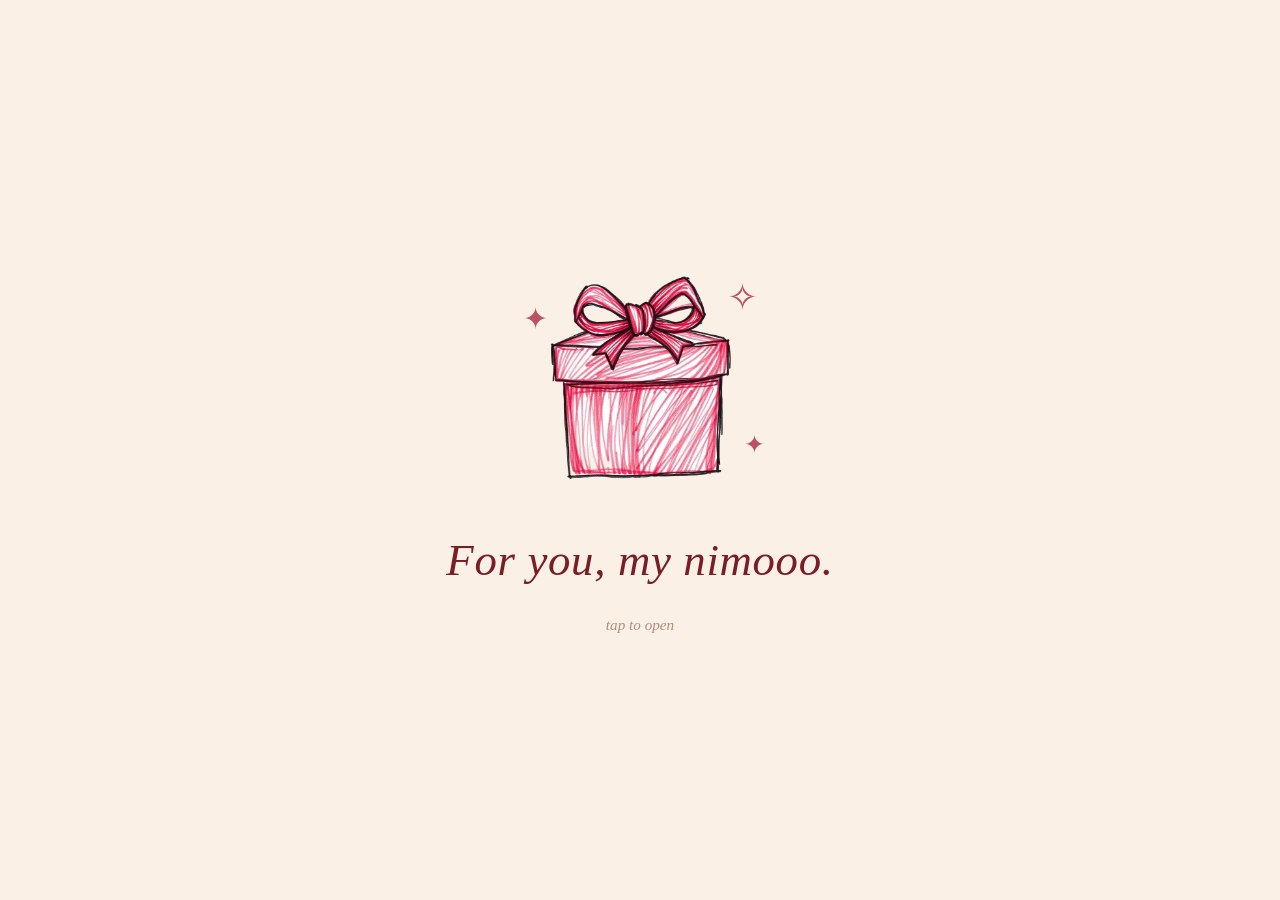
<file: index.html>
<!doctype html>
<html lang="en">
  <head>
    <meta charset="UTF-8" />
    <meta name="viewport" content="width=device-width, initial-scale=1.0" />
    <meta name="theme-color" content="#f8e6c8" />
    <title>For you, my baby</title>
    <link rel="stylesheet" href="style.css" />
    <script src="script.js" defer></script>
  </head>
  <body>
    <div class="flower-layer" aria-hidden="true"></div>
    <main class="gift-page">
      <a class="gift" href="2.html" aria-label="Open your gift">
        <img class="gift__image" src="1.png" alt="A hand-drawn pink present" />
        <span class="gift__sparkle gift__sparkle--one" aria-hidden="true">&#x2726;</span>
        <span class="gift__sparkle gift__sparkle--two" aria-hidden="true">&#x2727;</span>
        <span class="gift__sparkle gift__sparkle--three" aria-hidden="true">&#x2726;</span>
      </a>
      <h1>For you, my nimooo.</h1>
      <p class="hint">tap to open</p>
    </main>
  </body>
</html>
</file>
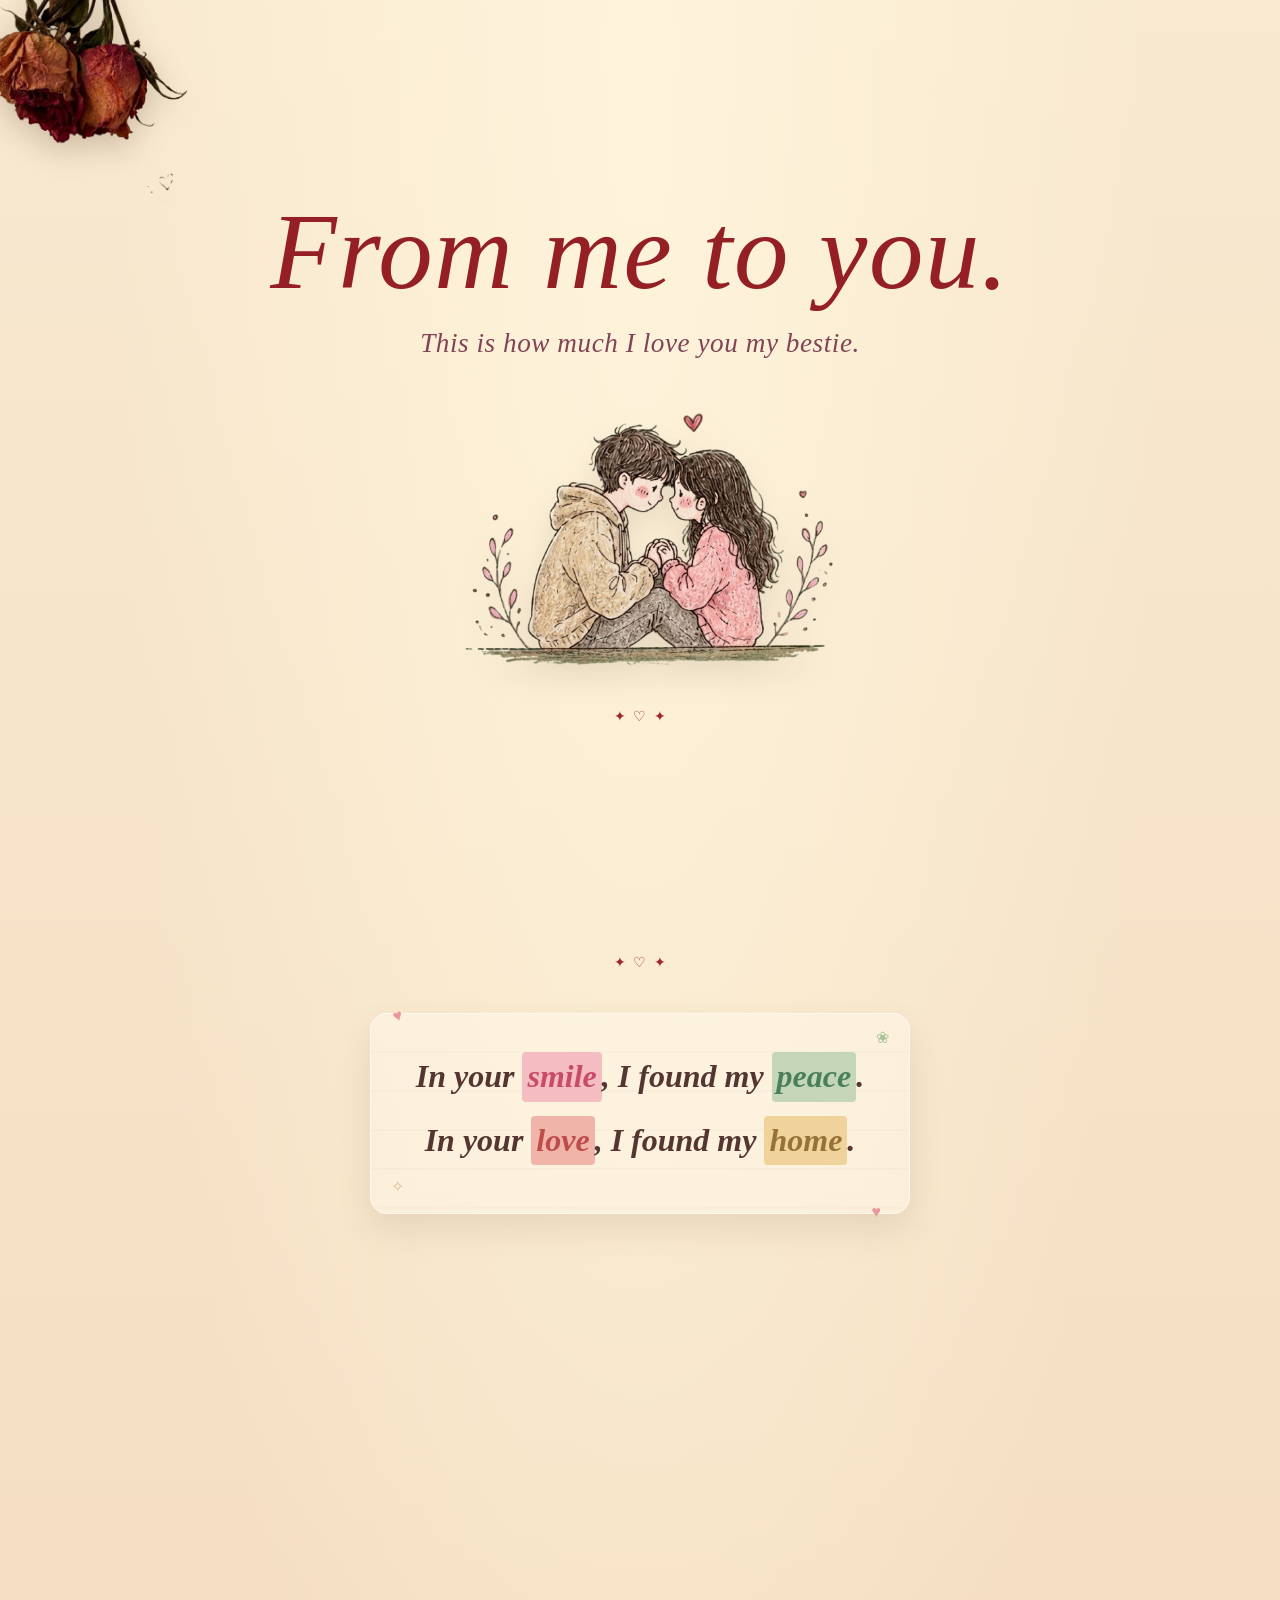
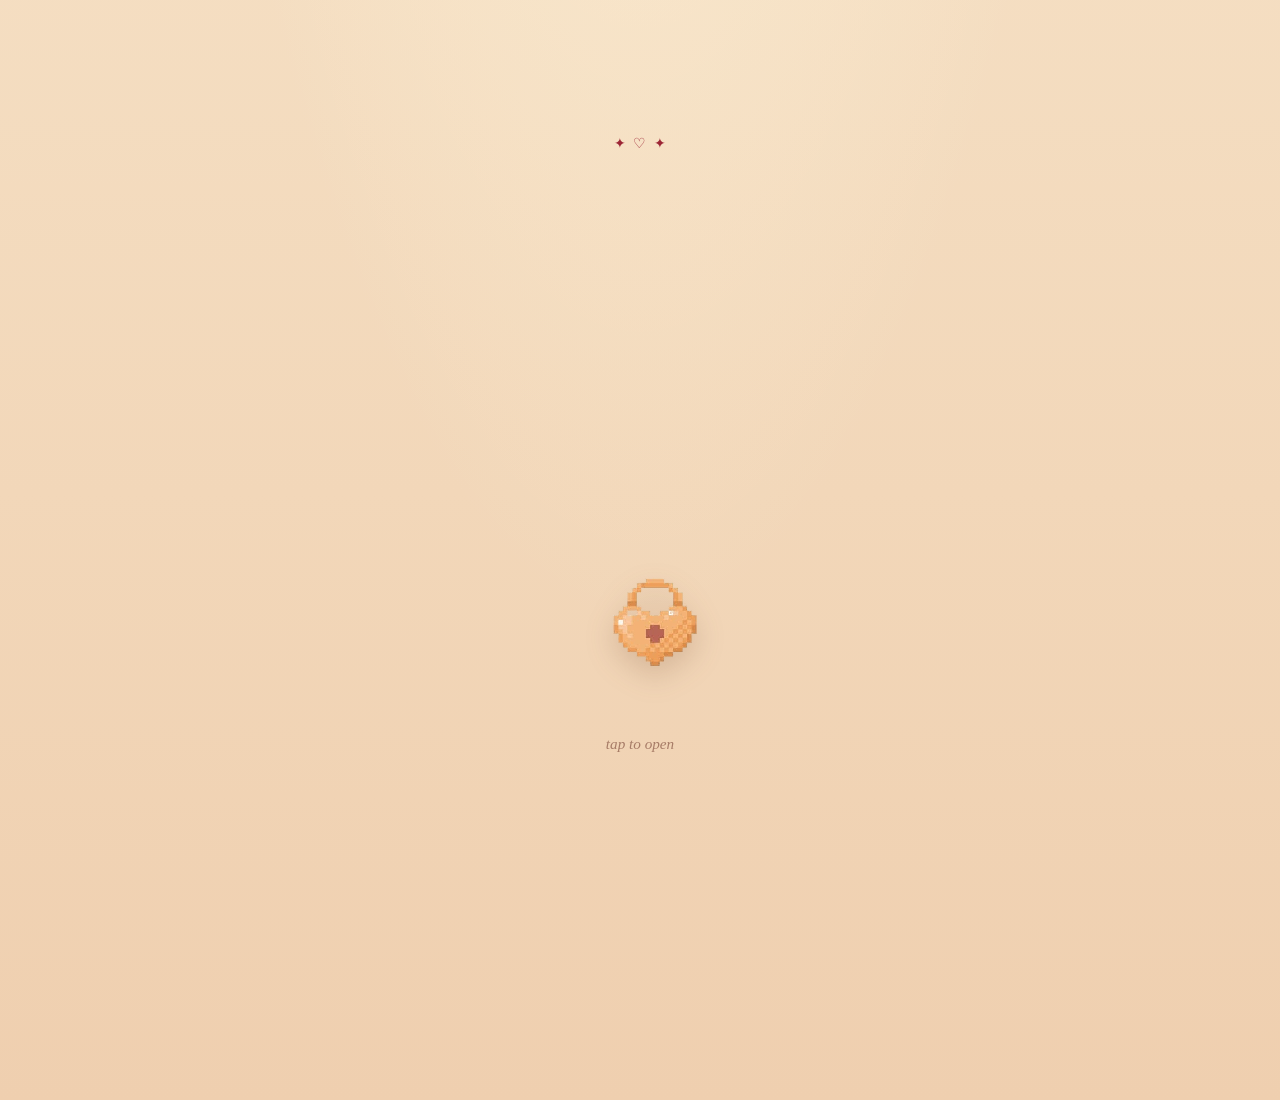
<file: 2.html>
<!doctype html>
<html lang="en">
  <head>
    <meta charset="UTF-8" />
    <meta name="viewport" content="width=device-width, initial-scale=1.0" />
    <meta name="theme-color" content="#f8e6c8" />
    <title>From me to you</title>
    <link rel="stylesheet" href="style.css" />
  </head>
  <body class="love-body">
    <div class="flower-layer" aria-hidden="true"></div>
    <main class="surprise-page love-page">
      <section class="love-section love-hero" aria-labelledby="love-title">
        <img
          class="dried-roses"
          src="64413c24-199f-423f-b325-1a4ab235062e.png"
          alt=""
          aria-hidden="true"
        />
        <div class="love-hero__content">
          <h1 class="love-title" id="love-title">From me to you.</h1>
          <p class="love-subtitle">This is how much I love you my bestie.</p>
          <img
            class="couple-illustration"
            src="f3205c14-11c8-4d8c-9dcf-760e15db3b84.png"
            alt="A sweet illustration of a couple holding hands"
          />
          <a class="scroll-cue" href="#love-note" aria-label="Scroll to the love note">
            <span aria-hidden="true">✦ &nbsp;♡&nbsp; ✦</span>
          </a>
        </div>
      </section>

      <section class="love-section love-note" id="love-note" aria-label="A love note">
        <span class="scroll-cue scroll-cue--top" aria-hidden="true">✦ &nbsp;♡&nbsp; ✦</span>
        <article class="love-card">
          <span class="love-card__decoration love-card__decoration--one" aria-hidden="true">♥</span>
          <span class="love-card__decoration love-card__decoration--two" aria-hidden="true">❀</span>
          <p>
            In your <span class="word word--smile">smile</span>, I found my
            <span class="word word--peace">peace</span>.
          </p>
          <p>
            In your <span class="word word--love">love</span>, I found my
            <span class="word word--home">home</span>.
          </p>
          <span class="love-card__decoration love-card__decoration--three" aria-hidden="true">✧</span>
          <span class="love-card__decoration love-card__decoration--four" aria-hidden="true">♥</span>
        </article>
        <a class="scroll-cue scroll-cue--bottom" href="#secret" aria-label="Scroll to your surprise">
          <span aria-hidden="true">✦ &nbsp;♡&nbsp; ✦</span>
        </a>
      </section>

      <section class="love-section love-secret" id="secret" aria-label="Your next surprise">
        <a class="lock-link" href="3.html" aria-label="Open the next surprise">
          <img
            class="lock-image"
            src="5b7d2868-b834-4d7c-8d3a-40167ef6214f_removalai_preview.png"
            alt="A tiny heart lock"
          />
        </a>
        <p class="lock-hint">tap to open</p>
      </section>
    </main>
    <script src="script.js" defer></script>
  </body>
</html>
</file>
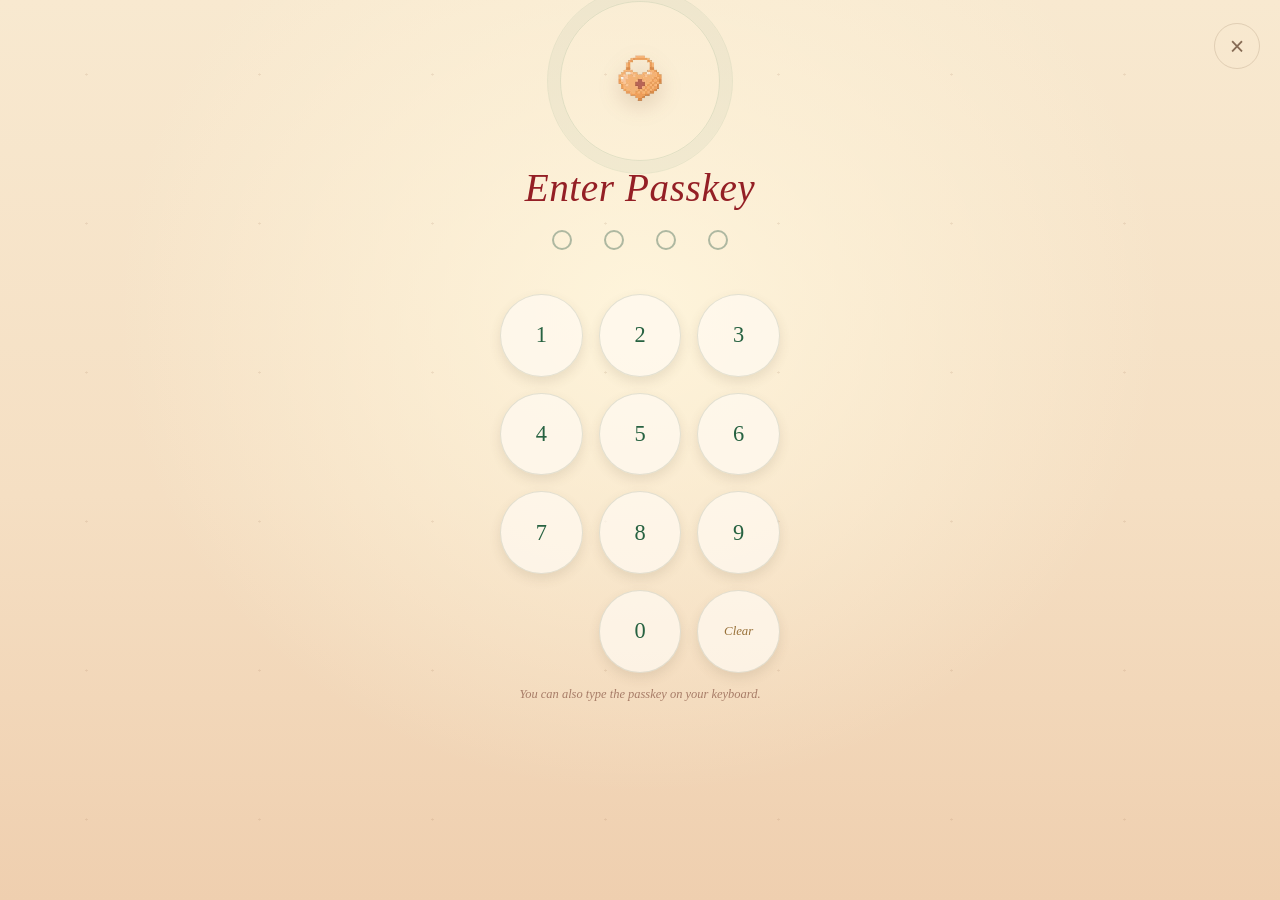
<file: 3.html>
<!doctype html>
<html lang="en">
  <head>
    <meta charset="UTF-8" />
    <meta name="viewport" content="width=device-width, initial-scale=1.0" />
    <meta name="theme-color" content="#f8e6c8" />
    <title>Enter Passkey</title>
    <link rel="stylesheet" href="style.css" />
    <script src="script.js" defer></script>
  </head>
  <body class="love-body passcode-body">
    <main class="passcode-page">
      <a class="passcode-close" href="2.html#secret" aria-label="Back to your surprise">×</a>

      <div class="passcode-lock" aria-hidden="true">
        <span class="passcode-lock__ring"></span>
        <img
          src="5b7d2868-b834-4d7c-8d3a-40167ef6214f_removalai_preview.png"
          alt=""
        />
      </div>

      <h1>Enter Passkey</h1>
      <div
        class="passcode-dots"
        role="group"
        aria-label="Passkey digits"
        aria-live="polite"
      >
        <span class="passcode-dot"></span>
        <span class="passcode-dot"></span>
        <span class="passcode-dot"></span>
        <span class="passcode-dot"></span>
      </div>
      <p class="passcode-feedback" aria-live="polite"></p>

      <div class="keypad" aria-label="Numeric passkey keypad">
        <button class="keypad-button" type="button" data-digit="1" aria-label="1">1</button>
        <button class="keypad-button" type="button" data-digit="2" aria-label="2">2</button>
        <button class="keypad-button" type="button" data-digit="3" aria-label="3">3</button>
        <button class="keypad-button" type="button" data-digit="4" aria-label="4">4</button>
        <button class="keypad-button" type="button" data-digit="5" aria-label="5">5</button>
        <button class="keypad-button" type="button" data-digit="6" aria-label="6">6</button>
        <button class="keypad-button" type="button" data-digit="7" aria-label="7">7</button>
        <button class="keypad-button" type="button" data-digit="8" aria-label="8">8</button>
        <button class="keypad-button" type="button" data-digit="9" aria-label="9">9</button>
        <span class="keypad-spacer" aria-hidden="true"></span>
        <button class="keypad-button" type="button" data-digit="0" aria-label="0">0</button>
        <button
          class="keypad-button keypad-button--clear"
          type="button"
          data-clear
          aria-label="Clear passkey"
        >
          Clear
        </button>
      </div>
      <p class="passcode-keyboard-hint">You can also type the passkey on your keyboard.</p>
    </main>
  </body>
</html>
</file>
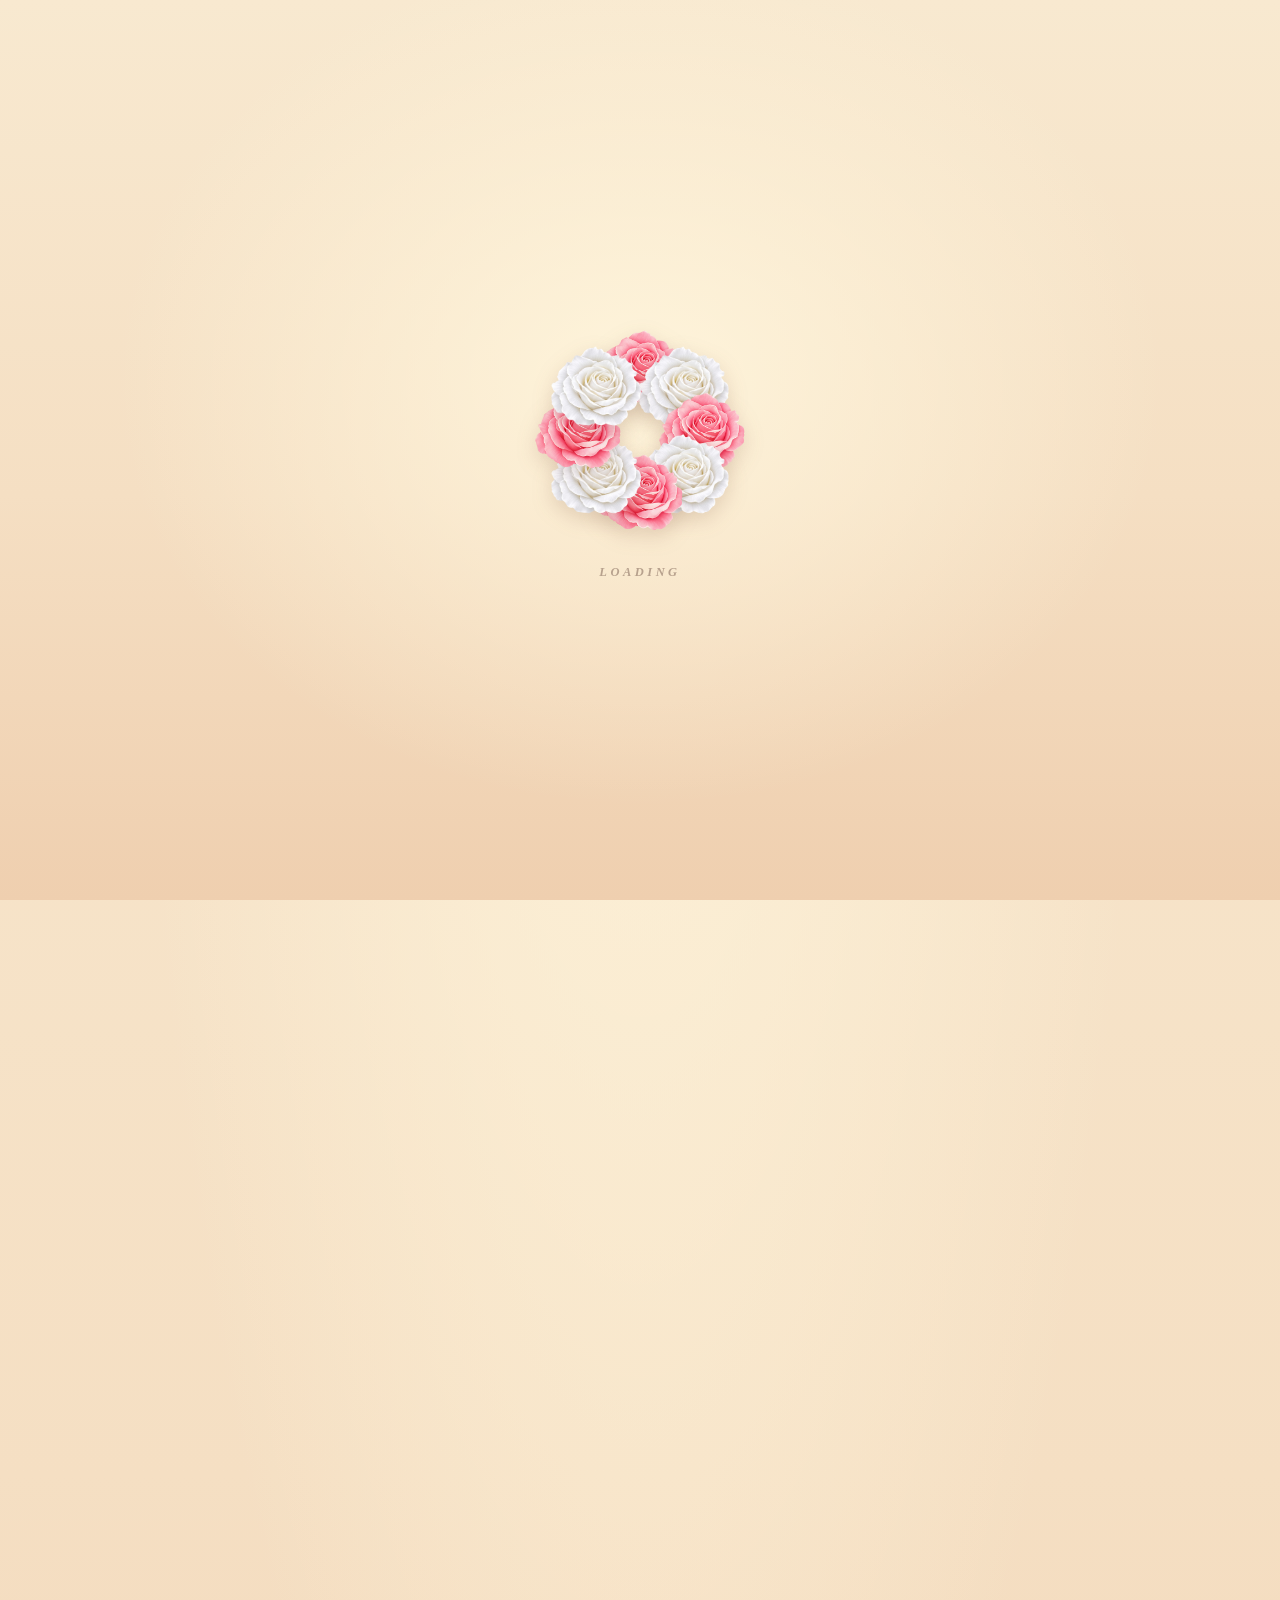
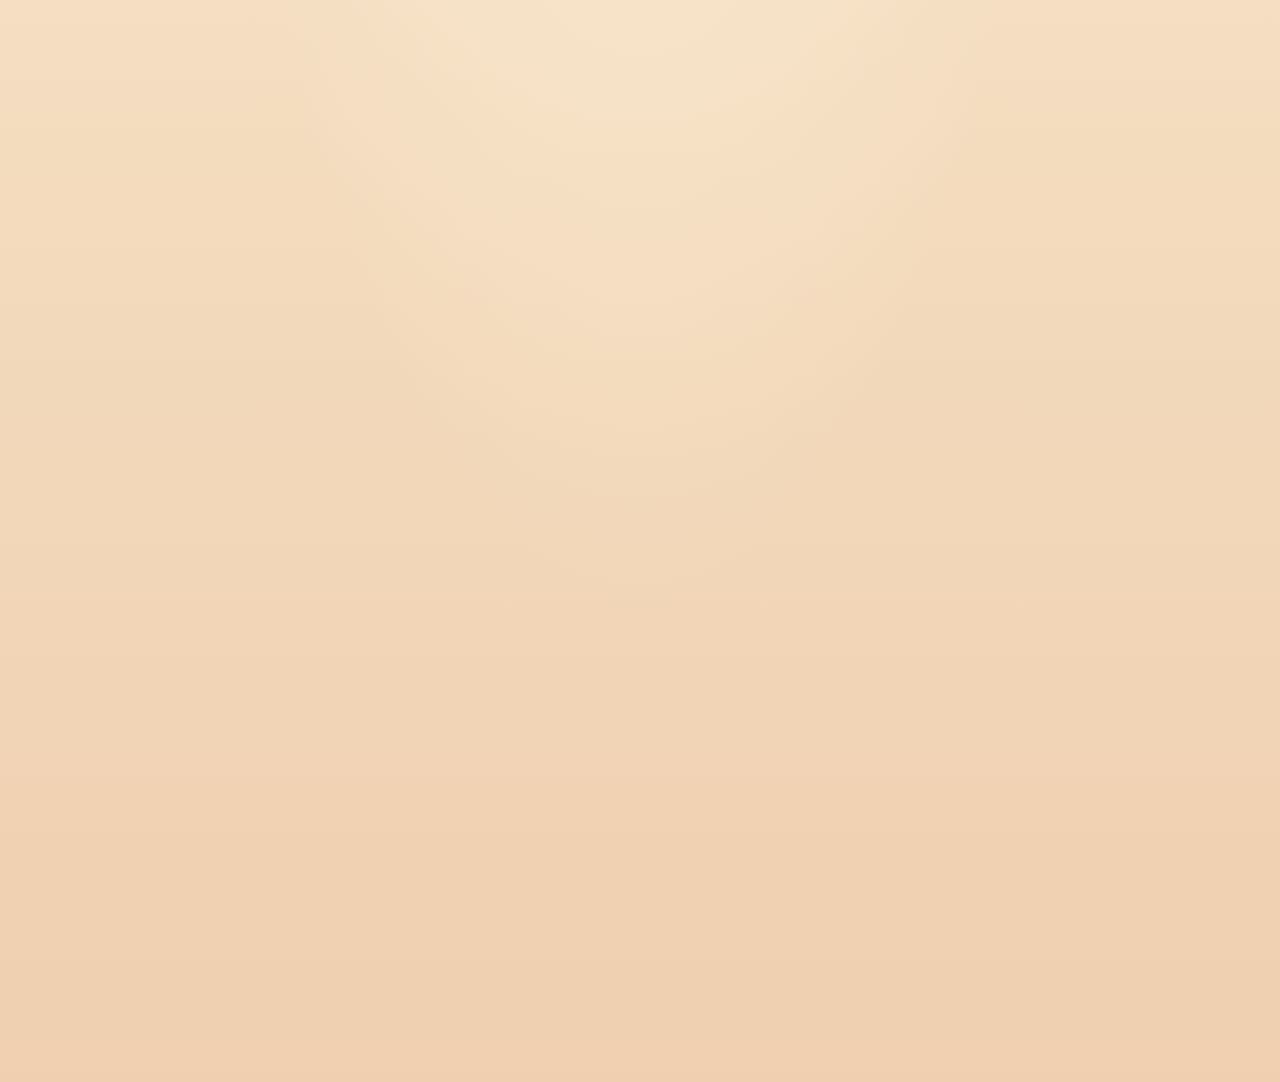
<file: 4.html>
<!doctype html>
<html lang="en">
  <head>
    <meta charset="UTF-8" />
    <meta name="viewport" content="width=device-width, initial-scale=1.0" />
    <meta name="theme-color" content="#f8e6c8" />
    <title>Your next surprise</title>
    <link rel="stylesheet" href="style.css" />
  </head>
  <body class="love-body">
    <div class="page-loader" role="status" aria-live="polite">
      <div class="rose-wreath" aria-hidden="true">
        <img src="Delicate Pink Rose Bloom.png" alt="" />
        <img src="Isolated_White_Rose_Bloom-removebg-preview.png" alt="" />
        <img src="Delicate Pink Rose Bloom.png" alt="" />
        <img src="Isolated_White_Rose_Bloom-removebg-preview.png" alt="" />
        <img src="Delicate Pink Rose Bloom.png" alt="" />
        <img src="Isolated_White_Rose_Bloom-removebg-preview.png" alt="" />
        <img src="Delicate Pink Rose Bloom.png" alt="" />
        <img src="Isolated_White_Rose_Bloom-removebg-preview.png" alt="" />
      </div>
      <p>LOADING</p>
    </div>
    <main class="photo-page is-loading" aria-hidden="true">
      <a class="photo-back" href="2.html#secret">‹ &nbsp;Back</a>
      <section class="photo-gallery" aria-label="Our memories">
        <figure class="photo-frame photo-frame--one">
          <div class="photo-frame__well" data-file="1.jpg">
            <img src="1.jpeg" alt="Memory photo 1" />
          </div>
        </figure>
        <figure class="photo-frame photo-frame--two">
          <div class="photo-frame__well" data-file="2.jpg">
            <img src="2.jpeg" alt="Memory photo 2" />
          </div>
        </figure>
        <figure class="photo-frame photo-frame--three">
          <div class="photo-frame__well" data-file="3.jpg">
            <img src="3.jfif" alt="Memory photo 3" />
          </div>
        </figure>
        <figure class="photo-frame photo-frame--four">
          <div class="photo-frame__well" data-file="4.jpg">
            <img src="4.jpeg" alt="Memory photo 4" />
          </div>
        </figure>
        <figure class="photo-frame photo-frame--five">
          <div class="photo-frame__well" data-file="5.jpg">
            <img src="5.jpeg" alt="Memory photo 5" />
          </div>
        </figure>
        <figure class="photo-frame photo-frame--six">
          <div class="photo-frame__well" data-file="6.jpg">
            <img src="6.jpeg" alt="Memory photo 6" />
          </div>
        </figure>
        <figure class="photo-frame photo-frame--seven">
          <div class="photo-frame__well" data-file="7.jpg">
            <img src="7.jpeg" alt="Memory photo 7" />
          </div>
        </figure>
        <figure class="photo-frame photo-frame--eight">
          <div class="photo-frame__well" data-file="8.jpg">
            <img src="8.jpeg" alt="Memory photo 8" />
          </div>
        </figure>
        <div class="gallery-endnote">
          <span class="gallery-endnote__ornament" aria-hidden="true">✦ &nbsp;♡&nbsp; ✦</span>
          <p>Every picture holds a little piece of my heart.</p>
          <a href="#love-letter">Read my little letter <span aria-hidden="true">↓</span></a>
        </div>
      </section>

      <section class="letter-section" id="love-letter" aria-label="A letter for you">
        <article class="letter-paper">
          <p class="letter-copy" aria-live="polite">
            <span class="letter-copy__typed"></span><span class="typing-cursor" aria-hidden="true"></span>
          </p>
        </article>
        <a class="letter-next" href="#forever" aria-label="Scroll to the next message">
          <span aria-hidden="true">♡</span>
        </a>
      </section>

      <section class="forever-section" id="forever" aria-label="A promise of love">
        <span class="forever-heart" aria-hidden="true">♡</span>
        <h1>I will always love you</h1>
        <p>From, your forever</p>
      </section>
    </main>
    <script src="script.js" defer></script>
  </body>
</html>
</file>
<file: style.css>
:root {
  color-scheme: light;
  font-family: "Segoe Print", "Bradley Hand", "Comic Sans MS", cursive;
  background: #fbf0e6;
  color: #791d27;
  font-synthesis: none;
  text-rendering: optimizeLegibility;
}

* {
  box-sizing: border-box;
}

body {
  min-width: 320px;
  min-height: 100vh;
  margin: 0;
  background: #fbf0e6;
}

.gift-page {
  display: flex;
  position: relative;
  z-index: 1;
  min-height: 100vh;
  flex-direction: column;
  align-items: center;
  justify-content: center;
  overflow: hidden;
  padding: 28px 20px 36px;
  text-align: center;
  transition: opacity 550ms ease, transform 550ms ease;
}

.gift-page.is-leaving {
  opacity: 0;
  transform: scale(0.97);
}

.gift {
  position: relative;
  display: grid;
  width: min(250px, 58vw);
  aspect-ratio: 1;
  place-items: center;
  margin: 0 0 25px;
  padding: 0;
  border: 0;
  background: transparent;
  cursor: pointer;
  -webkit-tap-highlight-color: transparent;
  text-decoration: none;
}

.gift:focus-visible {
  border-radius: 20px;
  outline: 2px solid #a93c4b;
  outline-offset: 7px;
}

.gift__image {
  display: block;
  position: absolute;
  inset: 0;
  width: 100%;
  height: 100%;
  object-fit: contain;
  mix-blend-mode: multiply;
  animation: gift-float 2.8s ease-in-out infinite;
  transition: transform 550ms cubic-bezier(0.2, 0.8, 0.2, 1);
}

.gift:hover .gift__image {
  filter: brightness(1.05);
}

.gift__sparkle {
  position: absolute;
  color: #ba5260;
  pointer-events: none;
  animation: sparkle 1.8s ease-in-out infinite;
}

.gift__sparkle--one {
  top: 17%;
  left: 3%;
  font-size: 30px;
  animation-delay: 0s;
}

.gift__sparkle--two {
  top: 7%;
  right: 3%;
  font-size: 37px;
  animation-delay: 600ms;
}

.gift__sparkle--three {
  right: 0;
  bottom: 20%;
  font-size: 25px;
  animation-delay: 1.2s;
}

h1 {
  margin: 0;
  font-size: clamp(2rem, 5vw, 2.8rem);
  font-style: italic;
  font-weight: 400;
  letter-spacing: 0.015em;
}

.hint {
  margin: 30px 0 0;
  color: #b38d7d;
  font-size: 0.95rem;
  font-style: italic;
  transition: opacity 180ms ease;
}

@keyframes sparkle {
  0% {
    opacity: 0.2;
    transform: scale(0.75) rotate(-15deg);
  }
  50% {
    opacity: 1;
    transform: scale(1.15) rotate(12deg);
  }
  100% {
    opacity: 0.2;
    transform: scale(0.75) rotate(-15deg);
  }
}

@keyframes gift-float {
  0%,
  100% {
    transform: translateY(0) rotate(-1deg);
  }
  50% {
    transform: translateY(-10px) rotate(1deg);
  }
}

@media (max-height: 600px) {
  .gift-page {
    padding-block: 18px;
  }

  .gift {
    width: min(190px, 38vh);
    margin-bottom: 12px;
  }

  .hint {
    margin-top: 16px;
  }
}

@media (prefers-reduced-motion: reduce) {
  *,
  *::before,
  *::after {
    animation-duration: 0.01ms !important;
    animation-iteration-count: 1 !important;
    scroll-behavior: auto !important;
    transition-duration: 0.01ms !important;
  }
}

.flower-layer {
  position: fixed;
  z-index: 2;
  inset: 0;
  overflow: hidden;
  pointer-events: none;
}

.falling-flower {
  position: absolute;
  top: var(--flower-top);
  left: var(--flower-left);
  width: var(--flower-size);
  height: var(--flower-size);
  object-fit: contain;
  filter: drop-shadow(0 7px 12px rgb(121 29 39 / 22%));
  will-change: transform, opacity;
}

.flower-curtain--entering .falling-flower {
  opacity: 0;
  transform: scale(0.12) rotate(-30deg);
  animation: flower-arrive 650ms cubic-bezier(0.2, 0.75, 0.25, 1)
    var(--flower-delay) both;
}

.flower-curtain--revealing .falling-flower {
  animation: flower-sweep 1100ms cubic-bezier(0.65, 0, 0.85, 0.35)
    var(--flower-delay) both;
}

.gift[aria-disabled="true"] {
  pointer-events: none;
}

.love-body {
  background:
    radial-gradient(ellipse at 50% 4%, rgb(255 246 221 / 88%), transparent 58%),
    linear-gradient(180deg, #f8e9d0 0%, #f5dfc3 55%, #efcfaf 100%);
  color: #713e3b;
}

.surprise-page.love-page {
  display: block;
  min-height: 0;
  padding: 0;
  animation: none;
}

.love-section {
  position: relative;
  display: flex;
  min-height: 100vh;
  min-height: 100svh;
  align-items: center;
  justify-content: center;
  overflow: hidden;
  padding: 48px 24px;
  text-align: center;
}

.love-hero {
  isolation: isolate;
}

.dried-roses {
  position: absolute;
  z-index: -1;
  top: -24px;
  left: -22px;
  width: clamp(120px, 17vw, 240px);
  filter: drop-shadow(0 10px 15px rgb(77 42 30 / 24%));
  pointer-events: none;
  user-select: none;
  animation: roses-drift 6s ease-in-out infinite;
}

.love-hero__content {
  display: flex;
  width: min(100%, 900px);
  flex-direction: column;
  align-items: center;
  padding-top: 20px;
}

.surprise-page .love-title {
  margin: 0;
  color: #941f25;
  font-family: "Segoe Script", "Brush Script MT", cursive;
  font-size: clamp(3.2rem, 8.5vw, 7rem);
  font-style: italic;
  font-weight: 500;
  line-height: 1.05;
}

.love-subtitle {
  margin: 18px 0 0;
  color: #814456;
  font-size: clamp(1.1rem, 2.4vw, 1.7rem);
  font-style: italic;
  letter-spacing: 0.02em;
}

.couple-illustration {
  display: block;
  width: min(390px, 70vw);
  max-height: 43vh;
  margin-top: 35px;
  object-fit: contain;
  filter: drop-shadow(0 14px 15px rgb(91 59 43 / 12%));
}

.scroll-cue {
  display: inline-flex;
  align-items: center;
  justify-content: center;
  color: #9c2635;
  font-size: 0.88rem;
  text-decoration: none;
  animation: cue-pulse 2s ease-in-out infinite;
}

.love-hero .scroll-cue {
  margin-top: 22px;
}

.love-note {
  flex-direction: column;
  justify-content: flex-start;
  gap: 42px;
  padding-top: clamp(28px, 6vh, 60px);
}

.scroll-cue--top {
  flex: 0 0 auto;
}

.love-card {
  position: relative;
  width: min(540px, 92vw);
  padding: 34px 28px;
  border: 1px solid rgb(255 255 255 / 54%);
  border-radius: 17px;
  background:
    repeating-linear-gradient(
      to bottom,
      transparent 0,
      transparent 37px,
      rgb(133 93 66 / 6%) 38px,
      transparent 39px
    ),
    rgb(255 250 237 / 45%);
  box-shadow: 0 15px 34px rgb(111 76 48 / 12%);
}

.love-card p {
  margin: 4px 0 14px;
  color: #543532;
  font-size: clamp(1.25rem, 3.2vw, 2rem);
  font-style: italic;
  font-weight: 700;
  line-height: 1.55;
}

.word {
  display: inline-block;
  padding: 0 5px;
  border-radius: 4px;
}

.word--smile {
  background: #f3bdc1;
  color: #c94b68;
}

.word--peace {
  background: #c5d6b7;
  color: #49805b;
}

.word--love {
  background: #f0b5a8;
  color: #bd4d4a;
}

.word--home {
  background: #efd39a;
  color: #987139;
}

.love-card__decoration {
  position: absolute;
  color: #e9979b;
}

.love-card__decoration--one {
  top: -7px;
  left: 22px;
  transform: rotate(-18deg);
}

.love-card__decoration--two {
  top: 14px;
  right: 20px;
  color: #a7c397;
}

.love-card__decoration--three {
  bottom: 17px;
  left: 20px;
  color: #e2bd91;
}

.love-card__decoration--four {
  right: 28px;
  bottom: -8px;
}

.scroll-cue--bottom {
  margin-top: auto;
}

.love-secret {
  flex-direction: column;
  gap: 22px;
}

.lock-link {
  display: grid;
  width: 120px;
  min-height: 120px;
  place-items: center;
  border-radius: 50%;
  outline-offset: 9px;
  transition: transform 220ms ease;
  -webkit-tap-highlight-color: transparent;
  isolation: isolate;
}

.lock-link:hover,
.lock-link:focus-visible {
  transform: scale(1.1);
}

.lock-image {
  position: relative;
  z-index: -1;
  display: block;
  width: min(150px, 35vw);
  filter: drop-shadow(0 12px 14px rgb(116 69 44 / 20%));
  image-rendering: pixelated;
  animation: lock-float 3.2s ease-in-out infinite;
}

.lock-hint {
  margin: 4px 0 0;
  color: #a77c67;
  font-size: 0.95rem;
  font-style: italic;
}

.secret-page {
  display: flex;
  min-height: 100vh;
  min-height: 100svh;
  flex-direction: column;
  align-items: center;
  justify-content: center;
  gap: 18px;
  padding: 28px;
  text-align: center;
  animation: surprise-arrive 650ms ease-out both;
}

.photo-page.is-loading {
  visibility: hidden;
}

.photo-page {
  min-height: 100vh;
  min-height: 100svh;
  padding: 0 24px 70px;
  animation: surprise-arrive 650ms ease-out both;
}

.photo-back {
  position: fixed;
  z-index: 2;
  top: 22px;
  right: 20px;
  display: inline-flex;
  min-width: 78px;
  min-height: 38px;
  align-items: center;
  justify-content: center;
  padding: 7px 14px;
  border: 1px solid rgb(91 109 79 / 16%);
  border-radius: 999px;
  background: rgb(255 250 242 / 82%);
  box-shadow: 0 4px 12px rgb(92 74 53 / 10%);
  color: #276241;
  font-size: 0.9rem;
  text-decoration: none;
  transition: transform 160ms ease, background-color 160ms ease;
}

.photo-back:hover,
.photo-back:focus-visible {
  background: #fffaf0;
  transform: translateY(-2px);
}

.photo-gallery {
  position: relative;
  width: 100%;
  min-height: max(100vh, calc(66.5vh + clamp(270px, 50vh, 325px) + 140px));
  min-height: max(100svh, calc(66.5svh + clamp(270px, 50svh, 325px) + 140px));
  margin: 0 auto;
  padding: 0;
}

.photo-frame {
  position: absolute;
  margin: 0;
  padding: 10px 10px 40px;
  background: #fffaf7;
  box-shadow: 0 12px 25px rgb(94 61 43 / 19%);
  transform: rotate(var(--frame-angle));
  transition: transform 220ms ease, box-shadow 220ms ease;
}

.photo-frame--one,
.photo-frame--five,
.photo-frame--six {
  width: clamp(190px, 21vw, 285px);
}

.photo-frame--two,
.photo-frame--three {
  width: clamp(190px, 18.5vw, 250px);
  height: clamp(155px, 28vh, 185px);
}

.photo-frame--one,
.photo-frame--five {
  height: clamp(320px, 61vh, 405px);
}

.photo-frame--four {
  width: clamp(180px, 18.5vw, 250px);
  height: clamp(300px, 59vh, 380px);
}

.photo-frame--six {
  height: clamp(300px, 58vh, 375px);
}

.photo-frame--seven {
  width: clamp(170px, 14vw, 195px);
  height: clamp(250px, 47vh, 305px);
}

.photo-frame--eight {
  width: clamp(190px, 20vw, 270px);
  height: clamp(270px, 50vh, 325px);
}

.photo-frame:hover {
  z-index: 1;
  box-shadow: 0 18px 32px rgb(94 61 43 / 24%);
  transform: rotate(0) scale(1.035);
}

.photo-frame--one {
  --frame-angle: -5deg;
  top: 1vh;
  left: 3%;
}

.photo-frame--two {
  --frame-angle: -3deg;
  top: 0.75vh;
  left: 27.3%;
}

.photo-frame--three {
  --frame-angle: 4deg;
  top: 0.75vh;
  left: 54.7%;
}

.photo-frame--four {
  --frame-angle: -3deg;
  top: 0.75vh;
  left: 76%;
}

.photo-frame--five {
  --frame-angle: 6deg;
  top: 34.5vh;
  left: 27.3%;
}

.photo-frame--six {
  --frame-angle: -4deg;
  top: 35vh;
  left: 51.5%;
}

.photo-frame--seven {
  --frame-angle: 5deg;
  top: 66.5vh;
  left: 10.6%;
}

.photo-frame--eight {
  --frame-angle: 4deg;
  top: 64.2vh;
  left: 78.2%;
}

.photo-frame__well {
  position: relative;
  width: 100%;
  height: calc(100% - 44px);
  min-height: 115px;
  overflow: hidden;
  background:
    linear-gradient(145deg, rgb(236 218 198 / 60%), transparent 58%),
    #ead9c9;
}

.photo-frame__well::before {
  position: absolute;
  inset: 0;
  display: grid;
  place-items: center;
  color: #927d6d;
  content: "Add " attr(data-file);
  font-size: 0.95rem;
  font-style: italic;
}

.photo-frame__well img {
  position: relative;
  display: block;
  width: 100%;
  height: 100%;
  object-fit: cover;
}

.photo-frame__well.is-missing img {
  visibility: hidden;
}

.gallery-endnote {
  position: absolute;
  right: 20px;
  bottom: 26px;
  left: 20px;
  display: grid;
  justify-items: center;
  gap: 7px;
  color: #87544f;
  text-align: center;
}

.gallery-endnote__ornament {
  color: #a54149;
  font-size: 0.85rem;
  animation: cue-pulse 2s ease-in-out infinite;
}

.gallery-endnote p {
  margin: 0;
  font-size: clamp(1rem, 2vw, 1.25rem);
  font-style: italic;
}

.gallery-endnote a {
  color: #8c4a4b;
  font-size: 0.88rem;
  font-style: italic;
  text-decoration-color: rgb(140 74 75 / 40%);
  text-underline-offset: 4px;
}

.letter-section {
  display: flex;
  min-height: 100vh;
  min-height: 100svh;
  flex-direction: column;
  align-items: center;
  justify-content: center;
  padding: 48px 24px 24px;
}

.letter-paper {
  width: min(720px, 92vw);
  min-height: min(740px, calc(100svh - 120px));
  padding: clamp(36px, 6vw, 78px) clamp(28px, 6vw, 62px);
  border-radius: 4px;
  background:
    repeating-linear-gradient(
      to bottom,
      transparent 0,
      transparent 36px,
      rgb(153 102 89 / 10%) 37px,
      transparent 38px
    ),
    linear-gradient(180deg, #fff8f1 0%, #f6e1d7 100%);
  box-shadow: 0 20px 46px rgb(94 61 43 / 20%);
}

.letter-copy {
  margin: 0;
  color: #593c3c;
  font-size: clamp(1.05rem, 2vw, 1.35rem);
  font-style: italic;
  line-height: 2.05;
  text-align: justify;
  white-space: pre-wrap;
}

.typing-cursor {
  display: inline-block;
  width: 2px;
  height: 1.05em;
  margin-left: 2px;
  background: #984b50;
  vertical-align: -0.15em;
  animation: cursor-blink 750ms steps(2, start) infinite;
}

.letter-paper.is-complete .typing-cursor {
  display: none;
}

.letter-next {
  display: grid;
  width: 56px;
  aspect-ratio: 1;
  place-items: center;
  margin-top: 24px;
  color: #c47e75;
  font-family: Arial, sans-serif;
  font-size: 2.8rem;
  line-height: 1;
  text-decoration: none;
  animation: cue-pulse 2s ease-in-out infinite;
}

.forever-section {
  display: flex;
  min-height: 72vh;
  min-height: 72svh;
  flex-direction: column;
  align-items: center;
  justify-content: center;
  padding: 60px 24px 100px;
  text-align: center;
}

.forever-heart {
  margin-bottom: 62px;
  color: #c47e75;
  font-family: Arial, sans-serif;
  font-size: 2.8rem;
}

.forever-section h1 {
  margin: 0;
  color: #941f25;
  font-family: "Segoe Script", "Brush Script MT", cursive;
  font-size: clamp(3rem, 9vw, 7rem);
  font-style: italic;
  font-weight: 500;
  line-height: 1.1;
}

.forever-section p {
  margin: 18px 0 0;
  color: #814456;
  font-size: clamp(1.15rem, 2.4vw, 1.65rem);
  font-style: italic;
}

.page-loader {
  position: fixed;
  z-index: 5;
  inset: 0;
  display: flex;
  flex-direction: column;
  align-items: center;
  justify-content: center;
  gap: 25px;
  background:
    radial-gradient(ellipse at 50% 42%, rgb(255 246 221 / 90%), transparent 58%),
    linear-gradient(180deg, #f8e9d0 0%, #f5dfc3 55%, #efcfaf 100%);
  opacity: 1;
  transition: opacity 600ms ease;
}

.page-loader.is-hidden {
  opacity: 0;
  pointer-events: none;
}

.rose-wreath {
  position: relative;
  width: 220px;
  height: 220px;
  animation: rose-wreath-turn 12s linear infinite;
}

.rose-wreath img {
  position: absolute;
  top: 50%;
  left: 50%;
  width: 92px;
  height: 92px;
  object-fit: contain;
  filter: drop-shadow(0 7px 10px rgb(116 69 44 / 18%));
  transform:
    translate(-50%, -50%)
    rotate(var(--rose-angle))
    translateY(-62px)
    rotate(calc(var(--rose-angle) * -1));
  animation: rose-bloom 1.8s ease-in-out infinite alternate;
  animation-delay: var(--rose-delay);
}

.rose-wreath img:nth-child(1) {
  --rose-angle: 0deg;
  --rose-delay: 0ms;
}

.rose-wreath img:nth-child(2) {
  --rose-angle: 45deg;
  --rose-delay: 120ms;
}

.rose-wreath img:nth-child(3) {
  --rose-angle: 90deg;
  --rose-delay: 240ms;
}

.rose-wreath img:nth-child(4) {
  --rose-angle: 135deg;
  --rose-delay: 360ms;
}

.rose-wreath img:nth-child(5) {
  --rose-angle: 180deg;
  --rose-delay: 480ms;
}

.rose-wreath img:nth-child(6) {
  --rose-angle: 225deg;
  --rose-delay: 600ms;
}

.rose-wreath img:nth-child(7) {
  --rose-angle: 270deg;
  --rose-delay: 720ms;
}

.rose-wreath img:nth-child(8) {
  --rose-angle: 315deg;
  --rose-delay: 840ms;
}

.page-loader p {
  margin: 0;
  color: #b7a18d;
  font-size: 0.78rem;
  font-style: italic;
  font-weight: 600;
  letter-spacing: 0.28em;
}

.secret-page__lock {
  width: 110px;
  filter: drop-shadow(0 12px 14px rgb(116 69 44 / 20%));
  image-rendering: pixelated;
}

.secret-page h1 {
  margin: 0;
  color: #941f25;
  font-family: "Segoe Script", "Brush Script MT", cursive;
  font-size: clamp(2rem, 6vw, 4rem);
  font-style: italic;
  font-weight: 500;
}

.secret-page p {
  margin: 0;
  color: #814456;
  font-size: clamp(1rem, 2.5vw, 1.4rem);
  font-style: italic;
}

.back-link {
  margin-top: 12px;
  color: #941f25;
  font-size: 0.95rem;
  font-style: italic;
}

.passcode-body {
  background:
    radial-gradient(ellipse at 50% 34%, rgb(255 246 221 / 90%), transparent 58%),
    linear-gradient(180deg, #f8e9d0 0%, #f5dfc3 55%, #efcfaf 100%);
}

.passcode-page {
  position: relative;
  display: flex;
  min-height: 100vh;
  min-height: 100svh;
  flex-direction: column;
  align-items: center;
  padding: 27px 20px 24px;
  overflow: hidden;
  background-image: radial-gradient(rgb(142 98 67 / 13%) 1px, transparent 1.5px);
  background-position: 0 0;
  background-size: 173px 149px;
  animation: surprise-arrive 650ms ease-out both;
}

.passcode-close {
  position: absolute;
  top: 23px;
  right: 20px;
  display: grid;
  width: 46px;
  aspect-ratio: 1;
  place-items: center;
  border: 1px solid rgb(128 102 73 / 20%);
  border-radius: 50%;
  color: #866b54;
  font-family: Arial, sans-serif;
  font-size: 25px;
  font-weight: 300;
  line-height: 1;
  text-decoration: none;
  transition: background-color 180ms ease, transform 180ms ease;
}

.passcode-close:hover,
.passcode-close:focus-visible {
  background-color: rgb(255 255 255 / 38%);
  transform: rotate(90deg);
}

.passcode-lock {
  position: relative;
  display: grid;
  width: 160px;
  aspect-ratio: 1;
  flex: 0 0 auto;
  place-items: center;
  margin-top: -26px;
  border: 1px solid rgb(121 158 126 / 20%);
  border-radius: 50%;
  box-shadow: 0 0 0 12px rgb(121 158 126 / 8%);
}

.passcode-lock__ring {
  position: absolute;
  inset: -14px;
  border: 1px solid rgb(121 158 126 / 15%);
  border-radius: 50%;
}

.passcode-lock img {
  width: 78px;
  image-rendering: pixelated;
  filter: drop-shadow(0 8px 10px rgb(116 69 44 / 17%));
  animation: lock-float 3.2s ease-in-out infinite;
}

.passcode-page h1 {
  margin: 4px 0 20px;
  color: #941f25;
  font-family: "Segoe Script", "Brush Script MT", cursive;
  font-size: clamp(1.9rem, 5vw, 2.45rem);
  font-style: italic;
  font-weight: 500;
}

.passcode-dots {
  display: flex;
  width: 176px;
  justify-content: space-between;
  margin: 0 0 4px;
}

.passcode-dot {
  width: 20px;
  aspect-ratio: 1;
  border: 2px solid #aeb8a1;
  border-radius: 50%;
  transition: transform 160ms ease;
}

.passcode-dot.is-filled {
  background: #276241;
  border-color: #276241;
  transform: scale(1.06);
}

.passcode-feedback {
  min-height: 23px;
  margin: 5px 0 12px;
  color: #a1383d;
  font-size: 0.88rem;
  font-style: italic;
}

.passcode-page.has-error .passcode-dots {
  animation: passcode-shake 280ms ease-in-out;
}

.keypad {
  display: grid;
  width: min(280px, 85vw);
  grid-template-columns: repeat(3, 1fr);
  gap: 16px;
}

.keypad-button {
  display: grid;
  width: 100%;
  aspect-ratio: 1;
  place-items: center;
  padding: 0;
  border: 1px solid rgb(80 107 84 / 16%);
  border-radius: 50%;
  background: rgb(255 250 242 / 72%);
  box-shadow: 0 5px 12px rgb(92 74 53 / 12%);
  color: #276241;
  cursor: pointer;
  font: inherit;
  font-size: 1.4rem;
  transition: background-color 150ms ease, box-shadow 150ms ease, transform 150ms ease;
  -webkit-tap-highlight-color: transparent;
}

.keypad-button:hover,
.keypad-button:focus-visible {
  background: #fffaf0;
  box-shadow: 0 7px 16px rgb(92 74 53 / 18%);
  outline: 2px solid rgb(39 98 65 / 45%);
  outline-offset: 3px;
}

.keypad-button:active {
  transform: scale(0.94);
}

.keypad-button--clear {
  font-size: 0.8rem;
  font-style: italic;
  color: #987139;
}

.keypad-spacer {
  grid-column: 1;
}

.passcode-keyboard-hint {
  margin: 14px 0 0;
  color: #a77c67;
  font-size: 0.78rem;
  font-style: italic;
}

@media (max-width: 760px) {
  .photo-page {
    padding: 72px 14px 45px;
  }

  .photo-gallery {
    display: grid;
    width: 100%;
    min-height: 100vh;
    min-height: 100svh;
    grid-template-columns: repeat(2, minmax(0, 1fr));
    grid-auto-rows: clamp(155px, 43vw, 260px);
    align-items: start;
    gap: 24px 18px;
    padding: 12px 10px 50px;
  }

  .photo-frame {
    position: relative;
    inset: auto;
    width: auto;
    height: auto;
    min-width: 0;
    padding: 10px 10px 40px;
  }

  .photo-frame__well {
    height: 100%;
  }

  .photo-frame--one {
    grid-column: 1;
    grid-row: span 2;
    height: auto;
  }

  .photo-frame--two {
    grid-column: 2;
    grid-row: span 1;
    height: auto;
  }

  .photo-frame--three {
    grid-column: 2;
    grid-row: span 1;
    height: auto;
  }

  .photo-frame--four {
    grid-column: 1;
    grid-row: span 2;
    height: auto;
  }

  .photo-frame--five {
    grid-column: 2;
    grid-row: span 2;
    height: auto;
  }

  .photo-frame--six {
    grid-column: 1;
    grid-row: span 2;
    height: auto;
  }

  .photo-frame--seven {
    grid-column: 2;
    grid-row: span 1;
    height: auto;
  }

  .photo-frame--eight {
    grid-column: 2;
    grid-row: span 1;
    height: auto;
  }
}

@media (max-height: 760px) {
  .passcode-page {
    padding-top: 12px;
    padding-bottom: 0;
  }

  .passcode-lock {
    width: 104px;
    margin-top: -10px;
  }

  .passcode-lock img {
    width: 55px;
  }

  .passcode-page h1 {
    margin: 0 0 10px;
    font-size: 1.8rem;
  }

  .passcode-feedback {
    min-height: 16px;
    margin: 0 0 6px;
  }

  .keypad {
    width: min(228px, 85vw);
    gap: 9px;
  }

  .passcode-keyboard-hint {
    margin-top: 0;
  }
}

@keyframes cue-pulse {
  0%,
  100% {
    opacity: 0.65;
    transform: translateY(0);
  }
  50% {
    opacity: 1;
    transform: translateY(5px);
  }
}

@keyframes roses-drift {
  0%,
  100% {
    transform: translate(0, 0) rotate(-2deg);
  }
  50% {
    transform: translate(9px, 7px) rotate(2deg);
  }
}

@keyframes lock-float {
  0%,
  100% {
    transform: translateY(0) rotate(-2deg);
  }
  50% {
    transform: translateY(-8px) rotate(2deg);
  }
}

@keyframes passcode-shake {
  25% {
    transform: translateX(-6px);
  }
  75% {
    transform: translateX(6px);
  }
}

@keyframes rose-wreath-turn {
  to {
    transform: rotate(360deg);
  }
}

@keyframes cursor-blink {
  to {
    visibility: hidden;
  }
}

@keyframes rose-bloom {
  from {
    scale: 0.94;
  }
  to {
    scale: 1.04;
  }
}

@keyframes flower-arrive {
  0% {
    opacity: 0;
    transform: scale(0.12) rotate(-30deg);
  }
  70% {
    opacity: 1;
    transform: scale(1.08) rotate(8deg);
  }
  100% {
    opacity: 1;
    transform: scale(1) rotate(0);
  }
}

@keyframes flower-sweep {
  from {
    opacity: 1;
    transform: translateX(0) scale(1) rotate(0);
  }
  100% {
    opacity: 0;
    transform: translateX(120vw) scale(0.94) rotate(16deg);
  }
}

@keyframes surprise-arrive {
  from {
    opacity: 0;
    transform: translateY(14px) scale(0.98);
  }
  to {
    opacity: 1;
    transform: translateY(0) scale(1);
  }
}
</file>
